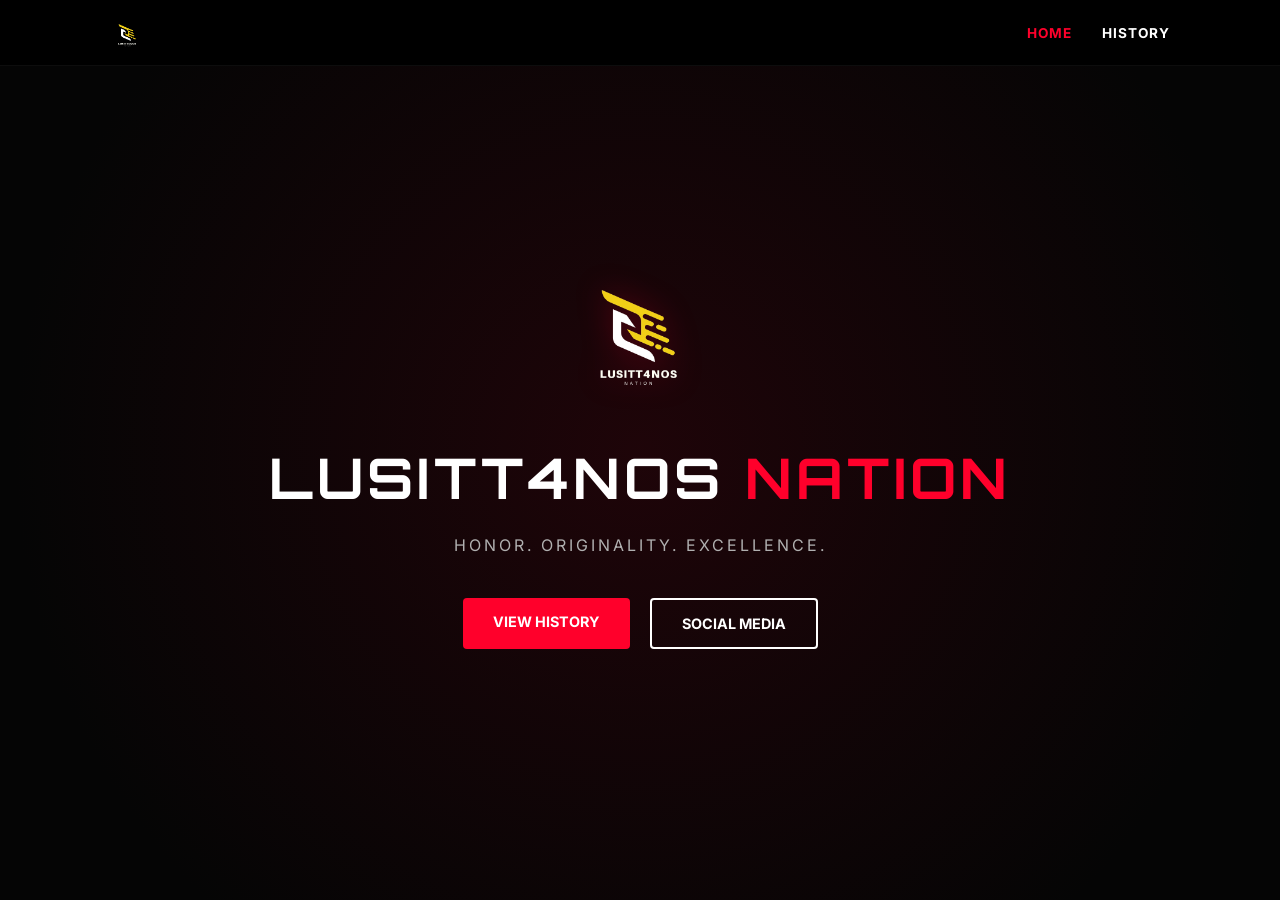
<file: index.html>
<!DOCTYPE html>
<html lang="en">
<head>
    <meta charset="UTF-8">
    <meta name="viewport" content="width=device-width, initial-scale=1.0">
    <title>Lusitt4nos Nation | Official Home</title>
    <link rel="stylesheet" href="style.css">
    <link href="https://fonts.googleapis.com/css2?family=Orbitron:wght@400;700;900&family=Inter:wght@300;400;700&display=swap" rel="stylesheet">
</head>
<body>

    <header>
        <nav>
            <div class="nav-container">
                <img src="assets/logo.png" alt="L4N Logo" class="nav-logo">
                <ul>
                    <li><a href="index.html" class="active">Home</a></li>
                    <li><a href="historia.html">History</a></li>
                </ul>
            </div>
        </nav>
    </header>

    <main>
        <section class="hero-section full-page">
            <div class="hero-content fade-in-section">
                <img src="assets/logo.png" alt="Lusitt4nos Nation Logo" class="main-logo">
                <h1>LUSITT4NOS <span class="red-text">NATION</span></h1>
                <p class="tagline">Honor. Originality. Excellence.</p>
                <div class="hero-btns">
                    <a href="historia.html" class="btn-primary">View History</a>
                    <a href="#" class="btn-secondary">Social Media</a>
                </div>
            </div>
        </section>
    </main>

    <script src="script.js"></script>
</body>
</html>
</file>
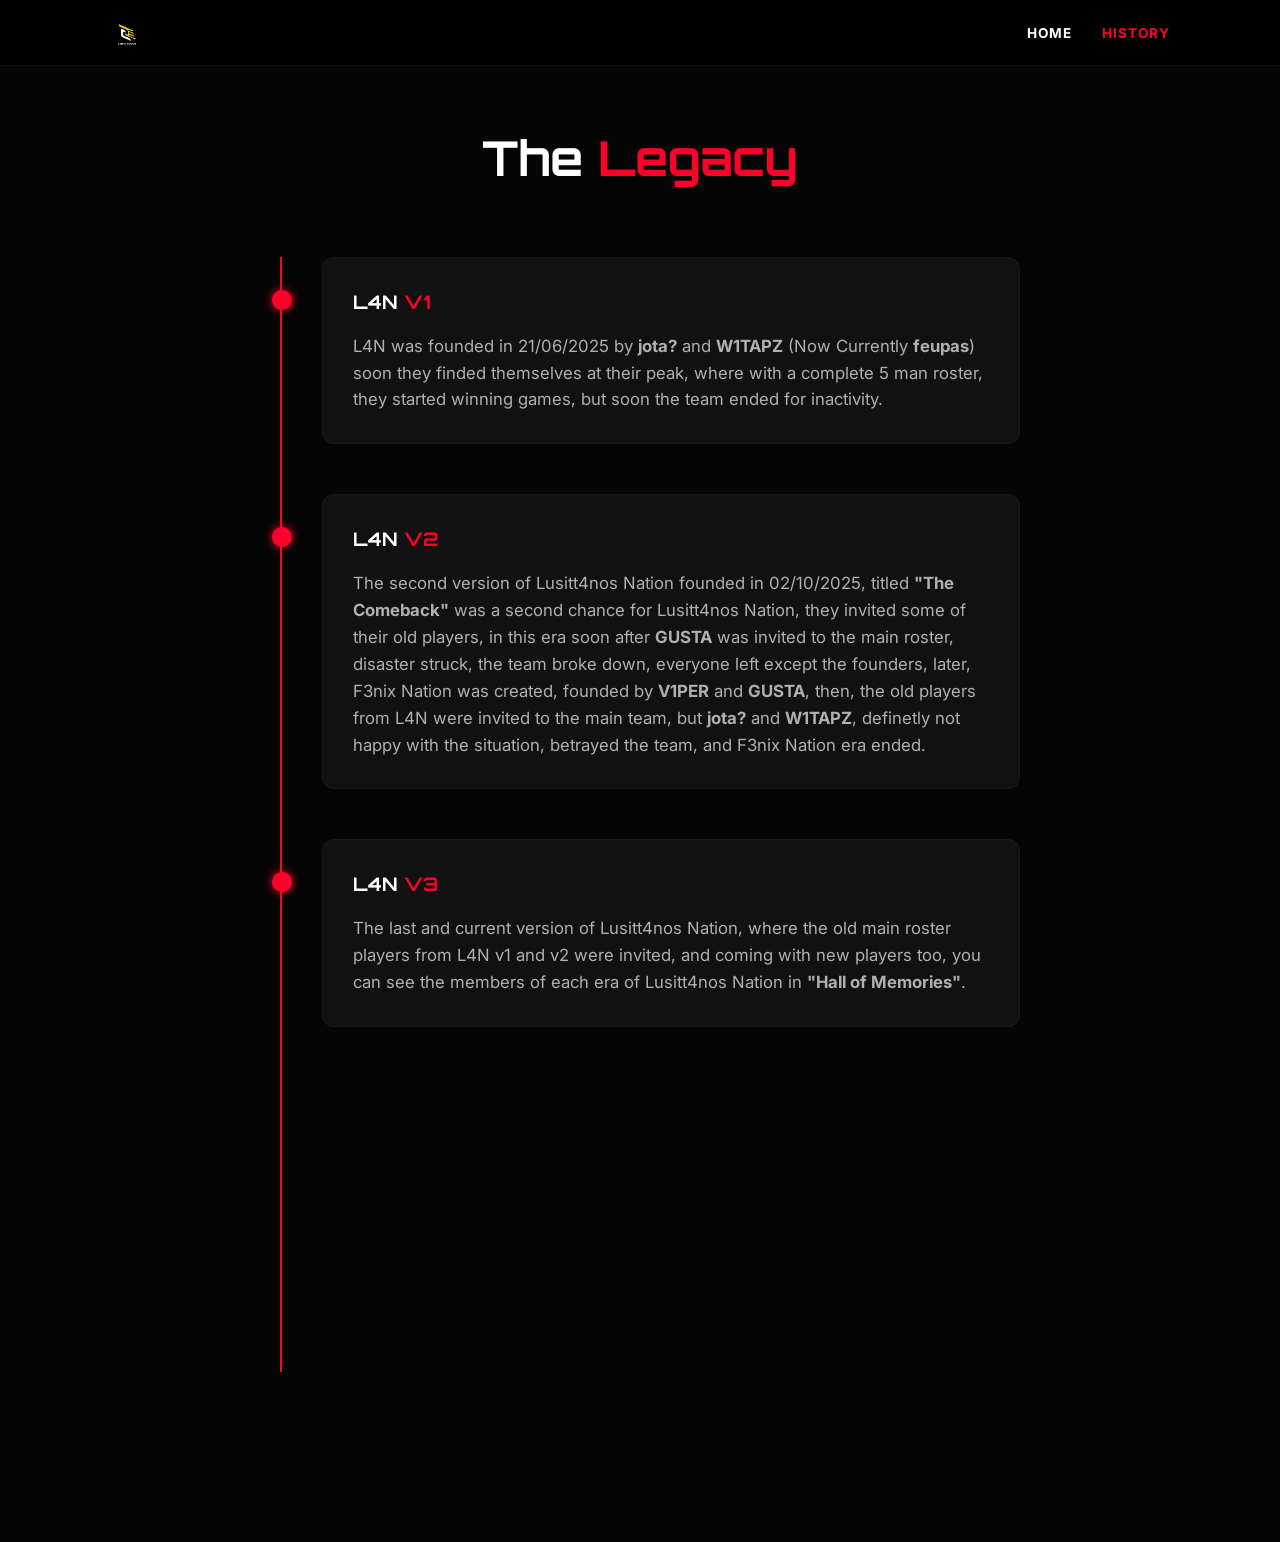
<file: historia.html>
<!DOCTYPE html>
<html lang="en">
<head>
    <meta charset="UTF-8">
    <meta name="viewport" content="width=device-width, initial-scale=1.0">
    <title>Our Legacy | Lusitt4nos Nation</title>
    <link rel="stylesheet" href="style.css">
    <link href="https://fonts.googleapis.com/css2?family=Orbitron:wght@400;700;900&family=Inter:wght@300;400;700&display=swap" rel="stylesheet">
</head>
<body>

    <header>
        <nav>
            <div class="nav-container">
                <img src="assets/logo.png" alt="L4N Logo" class="nav-logo">
                <ul>
                    <li><a href="index.html">Home</a></li>
                    <li><a href="historia.html" class="active">History</a></li>
                </ul>
            </div>
        </nav>
    </header>

    <main>
        <section class="history-page">
            <div class="container">
                <h2 class="section-title fade-in-section">The <span class="red-text">Legacy</span></h2>
                
                <div class="timeline">
                    
                    <div class="era-block fade-in-section">
                        <div class="era-header">
                            <h3>L4N <span class="red-text">V1</span></h3>
                        </div>
                        <p>L4N was founded in 21/06/2025 by <strong>jota?</strong> and <strong>W1TAPZ</strong> (Now Currently <strong>feupas</strong>) soon they finded themselves at their peak, where with a complete 5 man roster, they started winning games, but soon the team ended for inactivity.</p>
                    </div>

                    <div class="era-block fade-in-section">
                        <div class="era-header">
                            <h3>L4N <span class="red-text">V2</span></h3>
                        </div>
                        <p>The second version of Lusitt4nos Nation founded in 02/10/2025, titled <strong>"The Comeback"</strong> was a second chance for Lusitt4nos Nation, they invited some of their old players, in this era soon after <strong>GUSTA</strong> was invited to the main roster, disaster struck, the team broke down, everyone left except the founders, later, F3nix Nation was created, founded by <strong>V1PER</strong> and <strong>GUSTA</strong>, then, the old players from L4N were invited to the main team, but <strong>jota?</strong> and <strong>W1TAPZ</strong>, definetly not happy with the situation, betrayed the team, and F3nix Nation era ended.</p>
                    </div>

                    <div class="era-block fade-in-section">
                        <div class="era-header">
                            <h3>L4N <span class="red-text">V3</span></h3>
                        </div>
                        <p>The last and current version of Lusitt4nos Nation, where the old main roster players from L4N v1 and v2 were invited, and coming with new players too, you can see the members of each era of Lusitt4nos Nation in <strong>"Hall of Memories"</strong>.</p>
                    </div>

                    <div class="era-block fade-in-section">
                        <div class="era-header">
                            <h3>L4N <span class="red-text">V4</span></h3>
                            <span class="status-badge">Stable</span>
                        </div>
                        <p>With the end of the third era, the most stable era yet, despite some internal challenges the roster returned to full activity. Founders <strong>jota</strong> and <strong>feupas</strong>, alongside the co-founder <strong>V1PER</strong>, decided it was time to elevate the team to a professional standard. Recognizing that their previous identity was too similar to a world-class Counter Strike team, they made the bold move to abandon the old logo. This era marks the birth of a unique, professional, and more stable Lusitt4nos Nation, built on originality and a commitment to excellence.</p>
                    </div>

                </div>
            </div>
        </section>
    </main>

    <script src="script.js"></script>
</body>
</html>
</file>
<file: style.css>
:root {
    --primary-red: #ff002b;
    --bg-black: #050505;
    --card-bg: #111111;
    --text-main: #ffffff;
    --text-dim: #b0b0b0;
}

* { margin: 0; padding: 0; box-sizing: border-box; }
html { scroll-behavior: smooth; }
body { background: var(--bg-black); color: var(--text-main); font-family: 'Inter', sans-serif; overflow-x: hidden; line-height: 1.6; }
.red-text { color: var(--primary-red); }

/* Navigation */
nav { background: rgba(0,0,0,0.95); padding: 15px 0; position: fixed; width: 100%; top: 0; z-index: 1000; border-bottom: 1px solid rgba(255,255,255,0.05); }
.nav-container { max-width: 1100px; margin: 0 auto; display: flex; justify-content: space-between; align-items: center; padding: 0 20px; }
.nav-logo { height: 35px; }
nav ul { display: flex; list-style: none; gap: 30px; }
nav a { color: white; text-decoration: none; font-weight: 700; text-transform: uppercase; font-size: 0.85rem; letter-spacing: 1px; transition: 0.3s; }
nav a:hover, nav a.active { color: var(--primary-red); }

/* Global Layout */
.full-page { height: 100vh; display: flex; align-items: center; justify-content: center; text-align: center; }
.container { max-width: 800px; margin: 0 auto; padding: 0 20px; }

/* Hero */
.hero-section { background: radial-gradient(circle, rgba(255, 0, 43, 0.1) 0%, rgba(5,5,5,1) 80%); }
.main-logo { width: 150px; margin-bottom: 25px; filter: drop-shadow(0 0 15px rgba(255, 0, 43, 0.3)); }
.hero-content h1 { font-family: 'Orbitron', sans-serif; font-size: 3.5rem; letter-spacing: 4px; margin-bottom: 10px; }
.tagline { color: var(--text-dim); text-transform: uppercase; letter-spacing: 3px; margin-bottom: 40px; }

.hero-btns { display: flex; gap: 20px; justify-content: center; }
.btn-primary, .btn-secondary { padding: 12px 30px; text-decoration: none; font-weight: bold; text-transform: uppercase; border-radius: 4px; transition: 0.3s; font-size: 0.9rem; }
.btn-primary { background: var(--primary-red); color: white; }
.btn-primary:hover { box-shadow: 0 0 20px rgba(255, 0, 43, 0.5); transform: translateY(-3px); }
.btn-secondary { border: 2px solid white; color: white; }
.btn-secondary:hover { background: white; color: black; }

/* History Page */
.history-page { padding: 120px 0; }
.section-title { font-family: 'Orbitron', sans-serif; font-size: 3rem; text-align: center; margin-bottom: 60px; }
.timeline { border-left: 2px solid var(--primary-red); margin-left: 20px; padding-left: 40px; }

.era-block { background: var(--card-bg); padding: 30px; border-radius: 12px; margin-bottom: 50px; position: relative; border: 1px solid rgba(255,255,255,0.03); }
.era-block::before { content: ''; position: absolute; left: -51px; top: 32px; width: 20px; height: 20px; background: var(--primary-red); border-radius: 50%; box-shadow: 0 0 10px var(--primary-red); }
.era-header { font-family: 'Orbitron', sans-serif; margin-bottom: 15px; display: flex; align-items: center; gap: 15px; }
.status-badge { background: #00ff88; color: #000; font-size: 0.7rem; font-weight: 900; padding: 2px 8px; border-radius: 4px; text-transform: uppercase; }
.era-block p { color: var(--text-dim); font-size: 1.05rem; }

/* Animations */
.fade-in-section { opacity: 0; transform: translateY(30px); transition: 0.8s ease-out; }
.fade-in-section.is-visible { opacity: 1; transform: translateY(0); }
</file>
